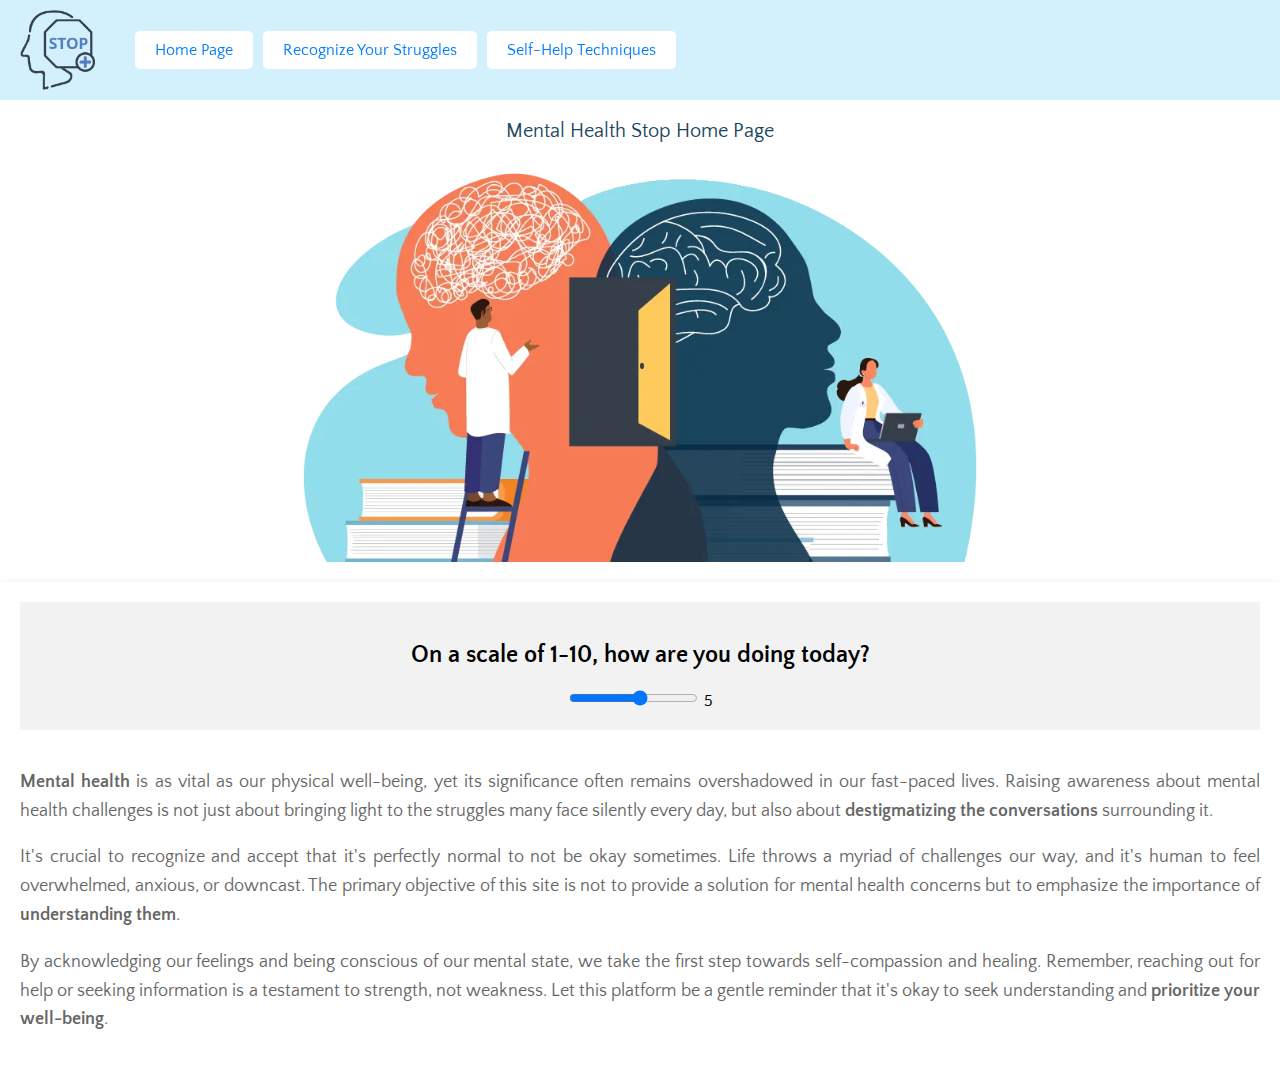
<file: index.html>
<!DOCTYPE html>
<html lang="en">

<head>
    <meta charset="UTF-8">
    <meta name="viewport" content="width=device-width, initial-scale=1.0">
    <title>Mental Health Stop</title>
    <link rel="stylesheet" href="styles.css">
    <link href="https://fonts.googleapis.com/css2?family=Quattrocento+Sans:wght@400;700&display=swap" rel="stylesheet">
</head>

<body>

    <div class="sticky-header">
        <img src="logo.png" alt="Mental Health Stop Logo" class="header-logo">
        <div class="header-buttons">
            <button class="nav-btn" onclick="location.href='index.html'"> Home Page </button>
            <button class="nav-btn" onclick="location.href='understand.html'"> Recognize Your Struggles </button>
            <button class="nav-btn" onclick="location.href='todo.html'"> Self-Help Techniques </button>
        </div>
    </div>

    <div class="container">
        <div class="section-header">
            <div class="header-text">Mental Health Stop Home Page</div>
            <img src="mental-healthcare.png" alt="Description of Image" class="header-image">
        </div>
       
        <div class="content">
            <div class="slider-section">
                <h2>On a scale of 1-10, how are you doing today?</h2>
                <input type="range" min="1" max="10" step="1" id="mood-slider">
                <label for="mood-slider" id="slider-value">5</label>
            </div>
            <div class="summary">
                <p>
                    <strong>Mental health</strong> is as vital as our physical well-being, yet its significance often remains overshadowed in our fast-paced lives. Raising awareness about mental health challenges is not just about bringing light to the struggles many face silently every day, but also about <strong>destigmatizing the conversations</strong> surrounding it.
                </p>
                <p>
                    It's crucial to recognize and accept that it's perfectly normal to not be okay sometimes. Life throws a myriad of challenges our way, and it's human to feel overwhelmed, anxious, or downcast. The primary objective of this site is not to provide a solution for mental health concerns but to emphasize the importance of <strong>understanding them</strong>. 
                </p>
                <p>
                    By acknowledging our feelings and being conscious of our mental state, we take the first step towards self-compassion and healing. Remember, reaching out for help or seeking information is a testament to strength, not weakness. Let this platform be a gentle reminder that it's okay to seek understanding and <strong>prioritize your well-being</strong>.
                </p>
            </div>
            
        </div>
    </div>

    <audio id="backgroundMusic" loop autoplay>
        <source src="music.mp3" type="audio/mpeg">
    </audio>
    

</body>

<script>
    const slider = document.getElementById('mood-slider');
    const sliderValue = document.getElementById('slider-value');

    slider.addEventListener('input', function() {
        sliderValue.textContent = slider.value;
    });
</script>

</html>
</file>
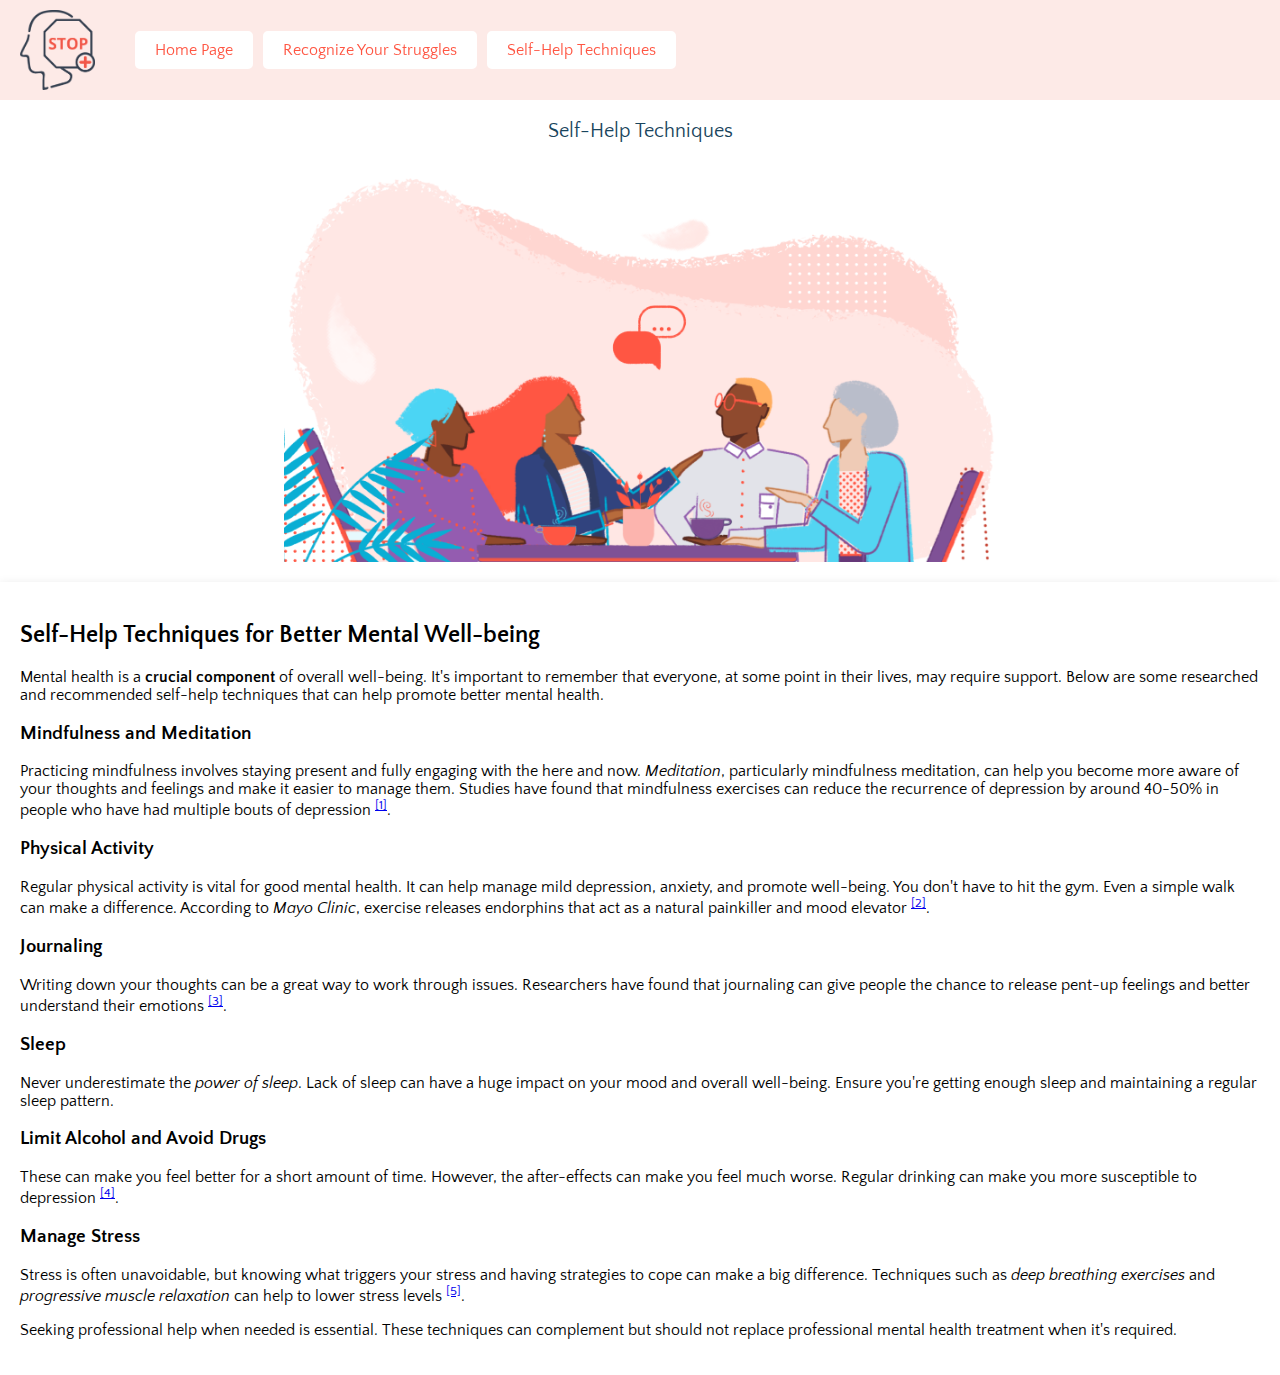
<file: todo.html>
<!DOCTYPE html>
<html lang="en">

<head>
    <meta charset="UTF-8">
    <meta name="viewport" content="width=device-width, initial-scale=1.0">
    <title>Mental Health Stop</title>
    <link rel="stylesheet" href="styles_todo.css">
    <link href="https://fonts.googleapis.com/css2?family=Quattrocento+Sans:wght@400;700&display=swap" rel="stylesheet">
</head>

<body>
    <div class="sticky-header">
        <img src="logo2.png" alt="Mental Health Stop Logo" class="header-logo">
        <div class="header-buttons">
            <button class="nav-btn" onclick="location.href='index.html'"> Home Page </button>
            <button class="nav-btn" onclick="location.href='understand.html'"> Recognize Your Struggles </button>
            <button class="nav-btn" onclick="location.href='todo.html'"> Self-Help Techniques </button>
        </div>
    </div>

    <div class="container">
        <div class="section-header">
            <div class="header-text">Self-Help Techniques</div>
            <img src="todo_img.png" alt="Description of Image" class="header-image">
        </div>
       
        <div class="content">
            <div class="self-help-content">

                <h2><strong>Self-Help Techniques for Better Mental Well-being</strong></h2>
            
                <p>Mental health is a <strong>crucial component</strong> of overall well-being. It's important to remember that everyone, at some point in their lives, may require support. Below are some researched and recommended self-help techniques that can help promote better mental health.</p>
            
                <h3><strong>Mindfulness and Meditation</strong></h3>
                <p>Practicing mindfulness involves staying present and fully engaging with the here and now. <em>Meditation</em>, particularly mindfulness meditation, can help you become more aware of your thoughts and feelings and make it easier to manage them. Studies have found that mindfulness exercises can reduce the recurrence of depression by around 40-50% in people who have had multiple bouts of depression <sup><a href="https://www.apa.org/monitor/2012/07-08/ce-corner" target="_blank">[1]</a></sup>.</p>
            
                <h3><strong>Physical Activity</strong></h3>
                <p>Regular physical activity is vital for good mental health. It can help manage mild depression, anxiety, and promote well-being. You don't have to hit the gym. Even a simple walk can make a difference. According to <em>Mayo Clinic</em>, exercise releases endorphins that act as a natural painkiller and mood elevator <sup><a href="https://www.mayoclinic.org/healthy-lifestyle/stress-management/in-depth/exercise-and-stress/art-20044469" target="_blank">[2]</a></sup>.</p>
            
                <h3><strong>Journaling</strong></h3>
                <p>Writing down your thoughts can be a great way to work through issues. Researchers have found that journaling can give people the chance to release pent-up feelings and better understand their emotions <sup><a href="https://www.apa.org/monitor/sep01/keepdiary" target="_blank">[3]</a></sup>.</p>
            
                <h3><strong>Sleep</strong></h3>
                <p>Never underestimate the <em>power of sleep</em>. Lack of sleep can have a huge impact on your mood and overall well-being. Ensure you're getting enough sleep and maintaining a regular sleep pattern.</p>
            
                <h3><strong>Limit Alcohol and Avoid Drugs</strong></h3>
                <p>These can make you feel better for a short amount of time. However, the after-effects can make you feel much worse. Regular drinking can make you more susceptible to depression <sup><a href="https://www.niaaa.nih.gov/alcohols-effects-health/alcohols-effects-body" target="_blank">[4]</a></sup>.</p>
            
                <h3><strong>Manage Stress</strong></h3>
                <p>Stress is often unavoidable, but knowing what triggers your stress and having strategies to cope can make a big difference. Techniques such as <em>deep breathing exercises</em> and <em>progressive muscle relaxation</em> can help to lower stress levels <sup><a href="https://www.health.harvard.edu/mind-and-mood/relaxation-techniques-breath-control-helps-quell-errant-stress-response" target="_blank">[5]</a></sup>.</p>
            
                <footer>
                    <p>Seeking professional help when needed is essential. These techniques can complement but should not replace professional mental health treatment when it's required.</p>
                </footer>
            
            </div>
            
        </div>
    </div>
</body>


</html>
</file>
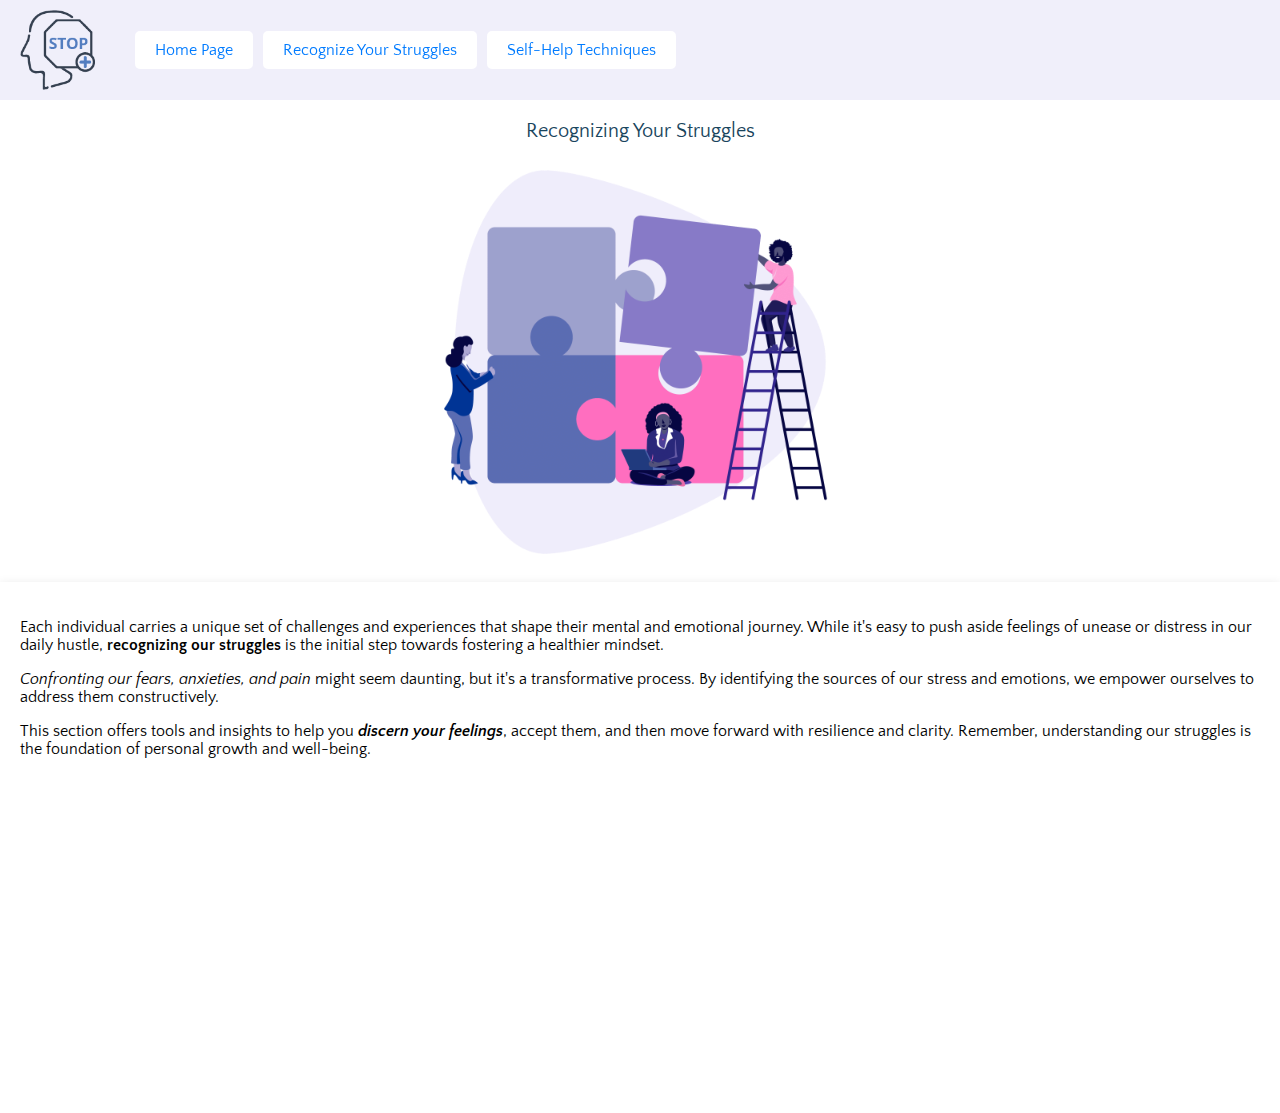
<file: understand.html>
<!DOCTYPE html>
<html lang="en">

<head>
    <meta charset="UTF-8">
    <meta name="viewport" content="width=device-width, initial-scale=1.0">
    <title>Mental Health Stop</title>
    <link rel="stylesheet" href="styles_un.css">
    <link href="https://fonts.googleapis.com/css2?family=Quattrocento+Sans:wght@400;700&display=swap" rel="stylesheet">
</head>

<body>
    <div class="sticky-header">
        <img src="logo.png" alt="Mental Health Stop Logo" class="header-logo">
        <div class="header-buttons">
            <button class="nav-btn" onclick="location.href='index.html'"> Home Page </button>
            <button class="nav-btn" onclick="location.href='understand.html'"> Recognize Your Struggles </button>
            <button class="nav-btn" onclick="location.href='todo.html'"> Self-Help Techniques </button>
        </div>
    </div>

    <div class="container">
        <div class="section-header">
            <div class="header-text">Recognizing Your Struggles</div>
            <img src="un_image.png" alt="Description of Image" class="header-image">
        </div>
       
        <div class="content">
            <div class="struggles-section">
                <p>
                    Each individual carries a unique set of challenges and experiences that shape their mental and emotional journey. While it's easy to push aside feelings of unease or distress in our daily hustle, <strong>recognizing our struggles</strong> is the initial step towards fostering a healthier mindset.
                </p>
                <p>
                    <em>Confronting our fears, anxieties, and pain</em> might seem daunting, but it's a transformative process. By identifying the sources of our stress and emotions, we empower ourselves to address them constructively.
                </p>
                <p>
                    This section offers tools and insights to help you <strong><em>discern your feelings</em></strong>, accept them, and then move forward with resilience and clarity. Remember, understanding our struggles is the foundation of personal growth and well-being.
                </p>
            </div>
            <div class="video-container">
                <iframe width="560" height="315" src="https://www.youtube.com/embed/BvpmZktlBFs?si=U3jwfFbauhwwLd1U" title="YouTube video player" frameborder="0" allow="accelerometer; autoplay; clipboard-write; encrypted-media; gyroscope; picture-in-picture; web-share" allowfullscreen></iframe>
            </div>
        </div>
    </div>
</body>


</html>
</file>
<file: styles.css>
body {
    font-family: 'Quattrocento Sans', sans-serif;
    margin: 0;
    padding: 0;
    background-color: #F5F5F5;
}

.sticky-header {
    display: flex; /* Flexbox Update */
    align-items: center; /* Flexbox Update */
    justify-content: flex-start; /* Flexbox Update */
    padding: 10px 20px;
    background-color: rgba(203, 239, 255, 0.8);
    color: white;
    position: fixed;
    top: 0;
    width: 100%;
    z-index: 1000;
}

.header-logo {
    height: 80px;
    width: auto;
    margin-right: 40px;
}

.header-buttons {
    display: flex; /* Flexbox Update */
    gap: 10px; 
}

.nav-btn {
    font-family: 'Quattrocento Sans', sans-serif;
    background-color: white;
    color: #007BFF;
    border: none;
    padding: 10px 20px;
    border-radius: 5px;
    cursor: pointer;
    font-size: 16px;
    transition: background-color 0.3s; 
}

.nav-btn:hover {
    background-color: #f5f5f5;
}

.container {
    margin-top: 100px;
    display: flex; /* Flexbox Update */
    flex-direction: column; /* Flexbox Update */
    align-items: center; /* Flexbox Update */
}

.section-header {
    display: flex; /* Flexbox Update */
    flex-direction: column; /* Flexbox Update */
    align-items: center; /* Flexbox Update */
    justify-content: center; /* Flexbox Update */
    background-color: #ffffff;
    color: #19455d;
    padding: 20px 0;
    font-size: 20px;
    text-align: center;
    width: 100%;
}

.header-image {
    height: 400px; 
    width: auto;
    margin-top: 20px;
}

.content {
    padding: 20px;
    background-color: white;
    box-shadow: 0 2px 10px rgba(0, 0, 0, 0.1);
    max-width: 1300px;
    margin: 0 auto;
    display: flex; /* Flexbox Update */
    flex-direction: column; /* Flexbox Update */
    gap: 20px;
}

.summary {
    font-size: 18px;
    color: #666;
    text-align: justify;
    line-height: 1.6;
}

.slider-section {
    text-align: center; 
    padding: 20px 0;
    background-color: #f2f2f2; 
}

#backgroundMusic {
    display: none;
}
</file>
<file: styles_todo.css>
body {
    font-family: 'Quattrocento Sans', sans-serif;
    margin: 0;
    padding: 0;
    background-color: #F5F5F5;
}

.sticky-header {
    display: flex; /* Flexbox Update */
    align-items: center; /* Flexbox Update */
    justify-content: flex-start; /* Flexbox Update */
    padding: 10px 20px;
    background-color: rgba(255, 231, 228, 0.8); 
    color: white;
    position: fixed;
    top: 0;
    width: 100%;
    z-index: 1000;
}

.header-logo {
    height: 80px;
    width: auto;
    margin-right: 40px;
}

.header-buttons {
    display: flex; /* Flexbox Update */
    gap: 10px;
    flex-shrink: 1; /* Flexbox Update */
}

.nav-btn {
    font-family: 'Quattrocento Sans', sans-serif;
    background-color: white;
    color: #ff5643;
    border: none;
    padding: 10px 20px;
    border-radius: 5px;
    cursor: pointer;
    font-size: 16px;
    transition: background-color 0.3s; 
}

.nav-btn:hover {
    background-color: #f5f5f5;
}

.container {
    margin-top: 100px;
    display: flex; /* Flexbox Update */
    flex-direction: column; /* Flexbox Update */
    align-items: center; /* Flexbox Update */
    width: 100%;  
}

.section-header {
    display: flex; /* Flexbox Update */
    flex-direction: column; /* Flexbox Update */
    align-items: center; /* Flexbox Update */
    justify-content: center; /* Flexbox Update */
    background-color: #ffffff;
    color: #19455d;
    padding: 20px 0;
    font-size: 20px;
    text-align: center;
    width: 100%;
}

.header-image {
    height: 400px; 
    width: auto;
    margin-top: 20px;
    flex-shrink: 1; /* Flexbox Update */
}

.content {
    padding: 20px;
    background-color: white;
    box-shadow: 0 2px 10px rgba(0, 0, 0, 0.1);
    max-width: 1300px;
    margin: 0 auto;
    display: flex; /* Flexbox Update */
    flex-direction: column; /* Flexbox Update */
    gap: 20px;
}

.summary {
    font-size: 18px;
    color: #666;
    text-align: justify;
    line-height: 1.6;
    order: 1; /* Flexbox Update */
}
</file>
<file: styles_un.css>
body {
    font-family: 'Quattrocento Sans', sans-serif;
    margin: 0;
    padding: 0;
    background-color: #F5F5F5;
}

.sticky-header {
    display: flex; /* Flexbox Update */
    align-items: center; /* Flexbox Update */
    justify-content: flex-start; /* Flexbox Update */
    padding: 10px 20px;
    background-color: rgba(239, 237, 251, 0.8);
    color: white;
    position: fixed;
    top: 0;
    width: 100%;
    z-index: 1000;
}

.header-logo {
    height: 80px;
    width: auto;
    margin-right: 40px;
}

.header-buttons {
    display: flex; /* Flexbox Update */
    gap: 10px; 
}

.nav-btn {
    font-family: 'Quattrocento Sans', sans-serif;
    background-color: white;
    color: #007BFF;
    border: none;
    padding: 10px 20px;
    border-radius: 5px;
    cursor: pointer;
    font-size: 16px;
    transition: background-color 0.3s; 
}

.nav-btn:hover {
    background-color: #f5f5f5;
}

.container {
    margin-top: 100px;
    display: flex; /* Flexbox Update */
    flex-direction: column; /* Flexbox Update */
    align-items: center; /* Flexbox Update */
    width: 100%;  
}

.section-header {
    display: flex; /* Flexbox Update */
    flex-direction: column; /* Flexbox Update */
    align-items: center; /* Flexbox Update */
    justify-content: center; /* Flexbox Update */
    background-color: #ffffff;
    color: #19455d;
    padding: 20px 0;
    font-size: 20px;
    text-align: center;
    width: 100%;
}

.header-image {
    height: 400px; 
    width: auto;
    margin-top: 20px;
}

.content {
    padding: 20px;
    background-color: white;
    box-shadow: 0 2px 10px rgba(0, 0, 0, 0.1);
    max-width: 1300px;
    margin: 0 auto;
}

.summary {
    font-size: 18px;
    color: #666;
    text-align: justify;
    line-height: 1.6;
    order: 1; /* Flexbox Update */
}

.video-container {
    text-align: center; 
    width: 100%; 
    justify-content: center; /* Flexbox Update */
    align-items: center;   /* Flexbox Update */
    order: 2; /* Flexbox Update */
}
</file>
